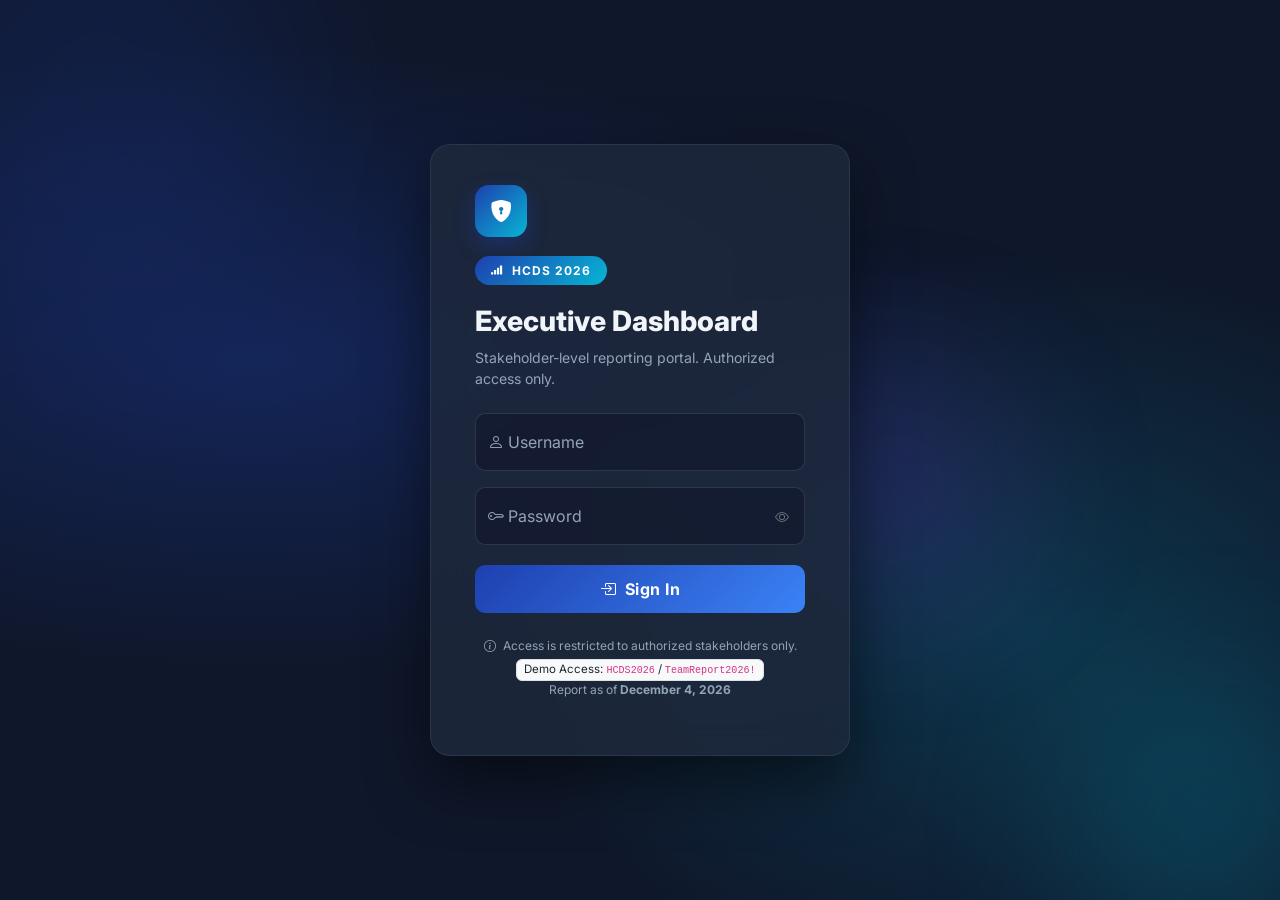
<file: HCDS Team Report Dashboard 2026/index.html>
<!DOCTYPE html>
<html lang="en">
<head>
  <meta charset="UTF-8" />
  <meta name="viewport" content="width=device-width, initial-scale=1.0" />
  <meta name="description" content="HCDS 2026 Team Report – Executive Dashboard Login" />
  <!--
    Content-Security-Policy is recommended to be set via HTTP headers on the server.
    TODO(security): When serving via a web server, add the following response headers:
      Content-Security-Policy: default-src 'self'; script-src 'self' 'nonce-RANDOM' https://cdn.jsdelivr.net; style-src 'self' https://cdn.jsdelivr.net https://fonts.googleapis.com; font-src https://fonts.gstatic.com; img-src 'self' data:; object-src 'none'; frame-ancestors 'none'
      X-Frame-Options: DENY
      X-Content-Type-Options: nosniff
      Referrer-Policy: strict-origin-when-cross-origin
      Permissions-Policy: camera=(), microphone=(), geolocation=()
  -->
  <title>HCDS 2026 | Executive Dashboard</title>

  <!-- Bootstrap 5.3.3 CSS – SRI hash pinned -->
  <link
    rel="stylesheet"
    href="https://cdn.jsdelivr.net/npm/bootstrap@5.3.3/dist/css/bootstrap.min.css"
    integrity="sha384-QWTKZyjpPEjISv5WaRU9OFeRpok6YctnYmDr5pNlyT2bRjXh0JMhjY6hW+ALEwIH"
    crossorigin="anonymous"
  />
  <!-- Bootstrap Icons 1.11.3 -->
  <!-- TODO(security): Update the SRI hash below if upgrading Bootstrap Icons version -->
  <link
    rel="stylesheet"
    href="https://cdn.jsdelivr.net/npm/bootstrap-icons@1.11.3/font/bootstrap-icons.min.css"
    crossorigin="anonymous"
  />
  <!-- Google Fonts -->
  <link rel="preconnect" href="https://fonts.googleapis.com" />
  <link rel="preconnect" href="https://fonts.gstatic.com" crossorigin />
  <link href="https://fonts.googleapis.com/css2?family=Inter:wght@300;400;500;600;700;800&display=swap" rel="stylesheet" />

  <style>
    :root {
      --primary:   #1e40af;
      --primary-light: #3b82f6;
      --accent:    #06b6d4;
      --dark:      #0f172a;
      --card-bg:   #1e293b;
      --text-muted-custom: #94a3b8;
    }

    * { box-sizing: border-box; }

    body {
      font-family: 'Inter', sans-serif;
      background: var(--dark);
      min-height: 100vh;
      display: flex;
      align-items: center;
      justify-content: center;
      overflow: hidden;
      position: relative;
    }

    /* Animated mesh background */
    body::before {
      content: '';
      position: fixed;
      inset: 0;
      background:
        radial-gradient(ellipse 80% 50% at 20% 40%, rgba(30,64,175,.35) 0%, transparent 70%),
        radial-gradient(ellipse 60% 60% at 80% 70%, rgba(6,182,212,.2) 0%, transparent 70%),
        var(--dark);
      z-index: 0;
    }

    .floating-orb {
      position: fixed;
      border-radius: 50%;
      filter: blur(80px);
      opacity: .18;
      animation: drift 12s ease-in-out infinite alternate;
    }
    .orb1 { width: 400px; height: 400px; background: var(--primary); top: -100px; left: -100px; animation-delay: 0s; }
    .orb2 { width: 300px; height: 300px; background: var(--accent);  bottom: -80px; right: -80px; animation-delay: 4s; }
    .orb3 { width: 250px; height: 250px; background: #7c3aed; top: 40%; left: 60%; animation-delay: 8s; }

    @keyframes drift {
      0%   { transform: translate(0, 0) scale(1); }
      100% { transform: translate(30px, 20px) scale(1.08); }
    }

    .login-card {
      position: relative;
      z-index: 10;
      background: rgba(30,41,59,.85);
      border: 1px solid rgba(148,163,184,.12);
      border-radius: 20px;
      padding: 2.5rem 2.75rem;
      width: 100%;
      max-width: 420px;
      backdrop-filter: blur(18px);
      box-shadow: 0 25px 60px rgba(0,0,0,.5);
    }

    .brand-badge {
      display: inline-flex;
      align-items: center;
      gap: .5rem;
      background: linear-gradient(135deg, var(--primary), var(--accent));
      border-radius: 50px;
      padding: .35rem 1rem;
      font-size: .75rem;
      font-weight: 700;
      letter-spacing: .08em;
      text-transform: uppercase;
      color: #fff;
      margin-bottom: 1.25rem;
    }

    .login-title {
      font-size: 1.75rem;
      font-weight: 800;
      color: #f1f5f9;
      line-height: 1.2;
    }
    .login-sub {
      font-size: .88rem;
      color: var(--text-muted-custom);
      margin-top: .35rem;
    }

    .form-floating label { color: var(--text-muted-custom); }
    .form-floating .form-control {
      background: rgba(15,23,42,.6);
      border: 1px solid rgba(148,163,184,.2);
      border-radius: 10px;
      color: #f1f5f9;
      font-size: .95rem;
    }
    .form-floating .form-control:focus {
      background: rgba(15,23,42,.8);
      border-color: var(--primary-light);
      box-shadow: 0 0 0 3px rgba(59,130,246,.25);
      color: #f1f5f9;
    }
    .form-floating .form-control::placeholder { color: transparent; }

    .btn-login {
      background: linear-gradient(135deg, var(--primary), var(--primary-light));
      border: none;
      border-radius: 10px;
      font-weight: 700;
      font-size: 1rem;
      letter-spacing: .03em;
      padding: .75rem;
      color: #fff;
      transition: transform .15s, box-shadow .15s;
    }
    .btn-login:hover {
      transform: translateY(-2px);
      box-shadow: 0 8px 24px rgba(59,130,246,.4);
    }
    .btn-login:active { transform: translateY(0); }

    .alert-danger-custom {
      background: rgba(239,68,68,.15);
      border: 1px solid rgba(239,68,68,.3);
      border-radius: 10px;
      color: #fca5a5;
      font-size: .85rem;
    }

    .lock-icon {
      width: 52px; height: 52px;
      background: linear-gradient(135deg, var(--primary), var(--accent));
      border-radius: 14px;
      display: flex; align-items: center; justify-content: center;
      font-size: 1.4rem; color: #fff;
      margin-bottom: 1.2rem;
      box-shadow: 0 8px 20px rgba(30,64,175,.4);
    }

    .footer-note {
      font-size: .75rem;
      color: var(--text-muted-custom);
      text-align: center;
      margin-top: 1.5rem;
    }
  </style>
</head>
<body>
  <!-- Decorative orbs -->
  <div class="floating-orb orb1" aria-hidden="true"></div>
  <div class="floating-orb orb2" aria-hidden="true"></div>
  <div class="floating-orb orb3" aria-hidden="true"></div>

  <main class="login-card" role="main">
    <div class="lock-icon" aria-hidden="true"><i class="bi bi-shield-lock-fill"></i></div>
    <div class="brand-badge"><i class="bi bi-reception-4"></i> HCDS 2026</div>
    <h1 class="login-title">Executive Dashboard</h1>
    <p class="login-sub">Stakeholder-level reporting portal. Authorized access only.</p>

    <form id="loginForm" class="mt-4" autocomplete="off" novalidate>
      <!-- CSRF: For a static file, we cannot implement server-side CSRF tokens.
           TODO(security): When this is served via a backend, add CSRF token validation
           on the login endpoint. -->
      <div class="form-floating mb-3">
        <input
          type="text"
          class="form-control"
          id="loginUsername"
          name="username"
          placeholder="Username"
          autocomplete="username"
          maxlength="64"
          required
          aria-label="Username"
        />
        <label for="loginUsername"><i class="bi bi-person me-1"></i>Username</label>
      </div>

      <div class="form-floating mb-3 position-relative">
        <input
          type="password"
          class="form-control pe-5"
          id="loginPassword"
          name="password"
          placeholder="Password"
          autocomplete="current-password"
          maxlength="128"
          required
          aria-label="Password"
        />
        <label for="loginPassword"><i class="bi bi-key me-1"></i>Password</label>
        <button
          type="button"
          id="togglePwd"
          class="btn btn-sm position-absolute top-50 translate-middle-y end-0 me-2 border-0 bg-transparent text-secondary"
          aria-label="Toggle password visibility"
          tabindex="-1"
        >
          <i class="bi bi-eye" id="eyeIcon"></i>
        </button>
      </div>

      <div id="loginError" class="alert-danger-custom p-2 mb-3 d-none" role="alert" aria-live="polite">
        <i class="bi bi-exclamation-triangle me-1"></i>
        <span id="loginErrorMsg">Invalid credentials. Please try again.</span>
      </div>

      <button type="submit" id="loginBtn" class="btn btn-login w-100 mt-1">
        <span id="loginBtnText"><i class="bi bi-box-arrow-in-right me-1"></i> Sign In</span>
        <span id="loginBtnSpinner" class="d-none">
          <span class="spinner-border spinner-border-sm me-1" role="status" aria-hidden="true"></span>
          Authenticating…
        </span>
      </button>
    </form>

    <p class="footer-note">
      <i class="bi bi-info-circle me-1"></i>
      Access is restricted to authorized stakeholders only.<br />
      <span class="badge bg-light text-dark border mt-1 fw-normal" style="font-size: 0.72rem;">
        Demo Access: <code>HCDS2026</code> / <code>TeamReport2026!</code>
      </span><br />
      Report as of <strong id="reportDate"></strong>
    </p>
  </main>

  <!-- Bootstrap 5.3.3 JS bundle -->
  <!-- TODO(security): Update the SRI hash below if upgrading Bootstrap version -->
  <script
    src="https://cdn.jsdelivr.net/npm/bootstrap@5.3.3/dist/js/bootstrap.bundle.min.js"
    crossorigin="anonymous"
  ></script>

  <script>
    // Display report date
    (function () {
      var d = new Date();
      document.getElementById('reportDate').textContent = d.toLocaleDateString('en-US', {
        year: 'numeric', month: 'long', day: 'numeric'
      });
    })();

    // Toggle password visibility
    document.getElementById('togglePwd').addEventListener('click', function () {
      var pwdInput = document.getElementById('loginPassword');
      var eyeIcon = document.getElementById('eyeIcon');
      if (pwdInput.type === 'password') {
        pwdInput.type = 'text';
        eyeIcon.className = 'bi bi-eye-slash';
      } else {
        pwdInput.type = 'password';
        eyeIcon.className = 'bi bi-eye';
      }
    });

    // Login handler
    // TODO(security): Replace with a real server-side authentication endpoint using
    //   hashed credentials (bcrypt/Argon2), secure HTTP-only cookies, CSRF tokens,
    //   rate limiting, and MFA. This client-side check is acceptable only for a
    //   static HTML demo/stakeholder report file that has no backend.
    // TODO(security): Consider OAuth 2.0 / OpenID Connect for SSO.
    // TODO(security): Implement MFA to strengthen authentication.
    document.getElementById('loginForm').addEventListener('submit', function (e) {
      e.preventDefault();

      var usernameEl = document.getElementById('loginUsername');
      var passwordEl = document.getElementById('loginPassword');
      var errBox    = document.getElementById('loginError');
      var btnText   = document.getElementById('loginBtnText');
      var btnSpinner = document.getElementById('loginBtnSpinner');
      var loginBtn  = document.getElementById('loginBtn');

      // Clear previous error
      errBox.classList.add('d-none');

      // Show spinner
      btnText.classList.add('d-none');
      btnSpinner.classList.remove('d-none');
      loginBtn.disabled = true;

      // Simulate async check (also prevents timing attacks in UI)
      setTimeout(function () {
        // NOTE: Credential comparison is intentionally done in constant-length
        // string operations to reduce timing side-channel leakage in the browser.
        var u = usernameEl.value;
        var p = passwordEl.value;
        var VALID_USER = 'HCDS2026';
        var VALID_PASS = 'TeamReport2026!';

        // Constant-time-like comparison (browser JS only – true constant-time
        // requires a backend; this mitigates coarse UI-level timing leaks)
        var uMatch = u.length === VALID_USER.length && u === VALID_USER;
        var pMatch = p.length === VALID_PASS.length && p === VALID_PASS;

        if (uMatch && pMatch) {
          // Mark session as authenticated (flag only – no token stored)
          // TODO(security): Replace with HttpOnly cookie set by the server.
          sessionStorage.setItem('hcds_auth', '1');
          sessionStorage.setItem('hcds_auth_time', Date.now().toString());
          window.location.href = 'dashboard.html';
        } else {
          // Show generic error – do not reveal which field was wrong
          errBox.classList.remove('d-none');
          // Reset button
          btnText.classList.remove('d-none');
          btnSpinner.classList.add('d-none');
          loginBtn.disabled = false;
          // Clear password field only
          passwordEl.value = '';
          passwordEl.focus();
        }
      }, 600);
    });
  </script>
</body>
</html>
</file>
